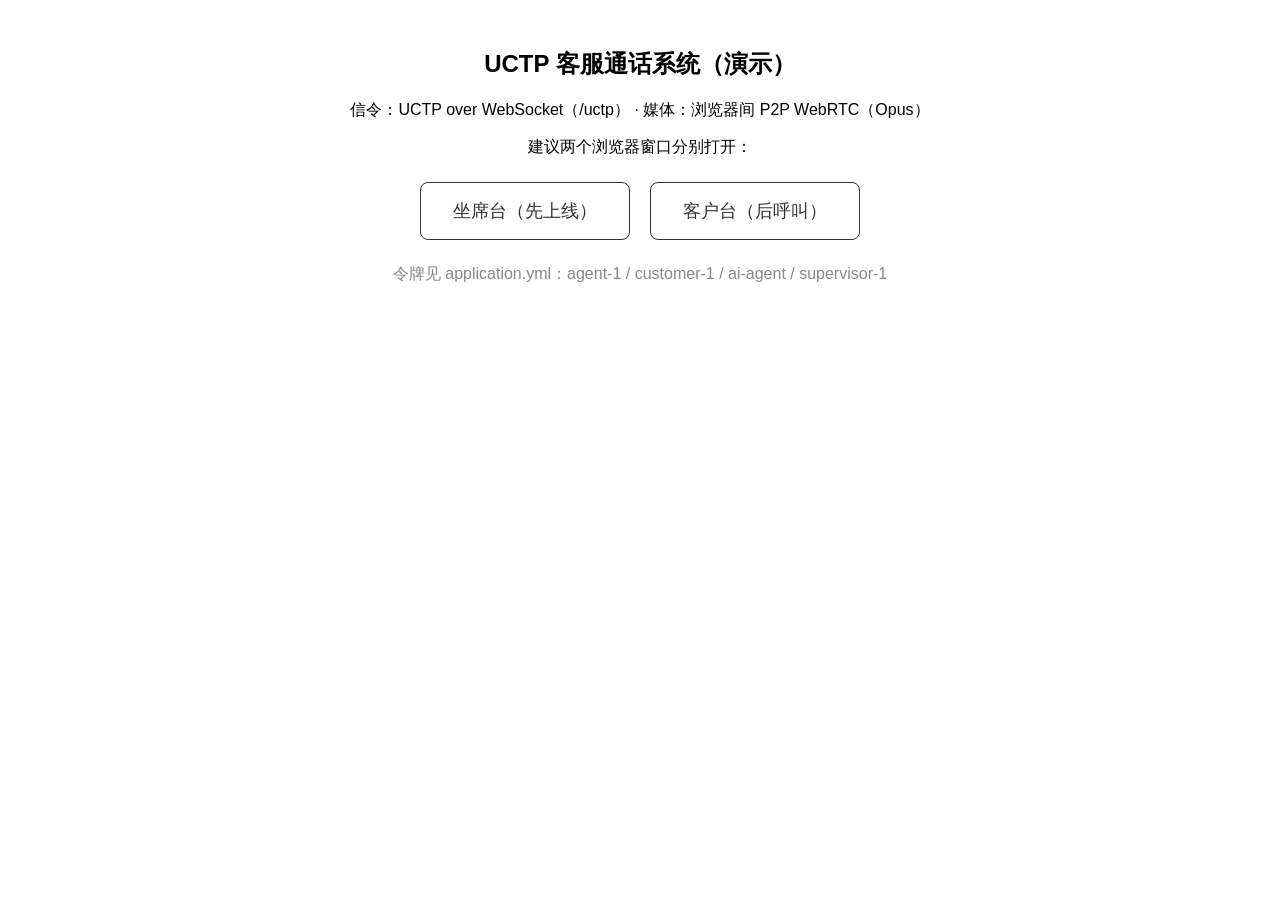
<file: example/contact-center-example/src/main/resources/static/index.html>
<!DOCTYPE html>
<html lang="zh-CN">
<head>
<meta charset="UTF-8">
<title>UCTP 客服通话系统演示</title>
<style>
  body { font-family: -apple-system, sans-serif; max-width: 640px; margin: 48px auto; text-align: center; }
  a.btn { display: inline-block; padding: 16px 32px; margin: 8px; border: 1px solid #333; border-radius: 8px; text-decoration: none; color: #333; font-size: 18px; }
</style>
</head>
<body>
<h2>UCTP 客服通话系统（演示）</h2>
<p>信令：UCTP over WebSocket（/uctp） · 媒体：浏览器间 P2P WebRTC（Opus）</p>
<p>建议两个浏览器窗口分别打开：</p>
<a class="btn" href="agent.html">坐席台（先上线）</a>
<a class="btn" href="customer.html">客户台（后呼叫）</a>
<p style="color:#888">令牌见 application.yml：agent-1 / customer-1 / ai-agent / supervisor-1</p>
</body>
</html>
</file>
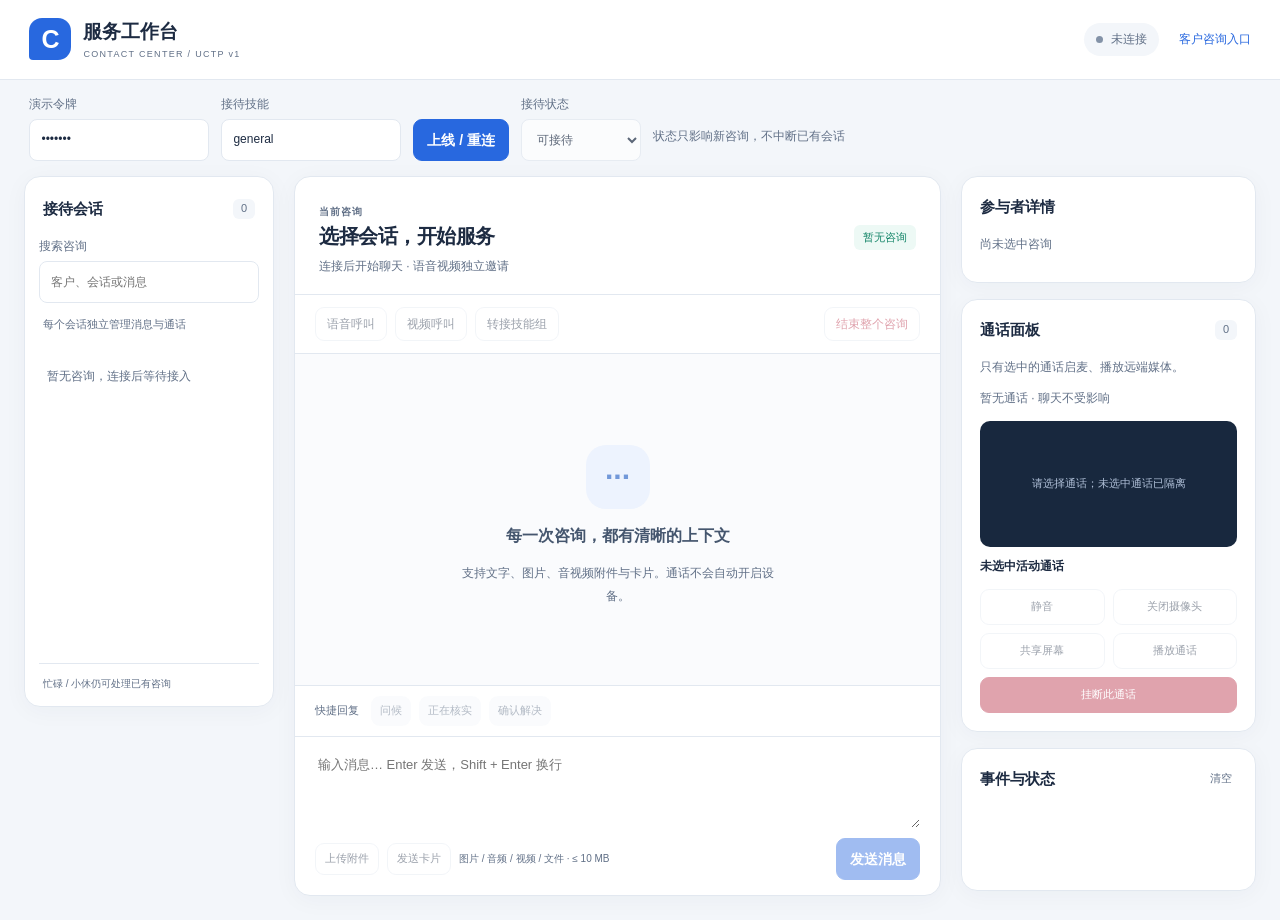
<file: example/contact-center-example/src/main/resources/static/agent.html>
<!DOCTYPE html>
<html lang="zh-CN">
<head>
  <meta charset="UTF-8">
  <meta name="viewport" content="width=device-width, initial-scale=1">
  <title>服务工作台 · UCTP v1</title>
  <link rel="stylesheet" href="contact-center.css">
  <script src="uctp-client.js" defer></script>
  <script src="uctp-chat.js" defer></script>
  <script src="uctp-media.js" defer></script>
  <script src="uctp-workspace.js" defer></script>
</head>
<body data-role="agent">
  <header class="topbar">
    <a class="brand" href="index.html"><span class="brand-mark" aria-hidden="true">C</span><span>服务工作台<small>CONTACT CENTER / UCTP v1</small></span></a>
    <div class="connection-pill"><span id="connectionDot" class="status-dot"></span><span id="status" role="status">未连接</span></div>
    <a class="subtle-link" href="customer.html">客户咨询入口</a>
  </header>
  <noscript>此工作台需要启用 JavaScript。没有连接服务器时不会开启设备或发送消息。</noscript>
  <div id="app"></div>
</body>
</html>
</file>
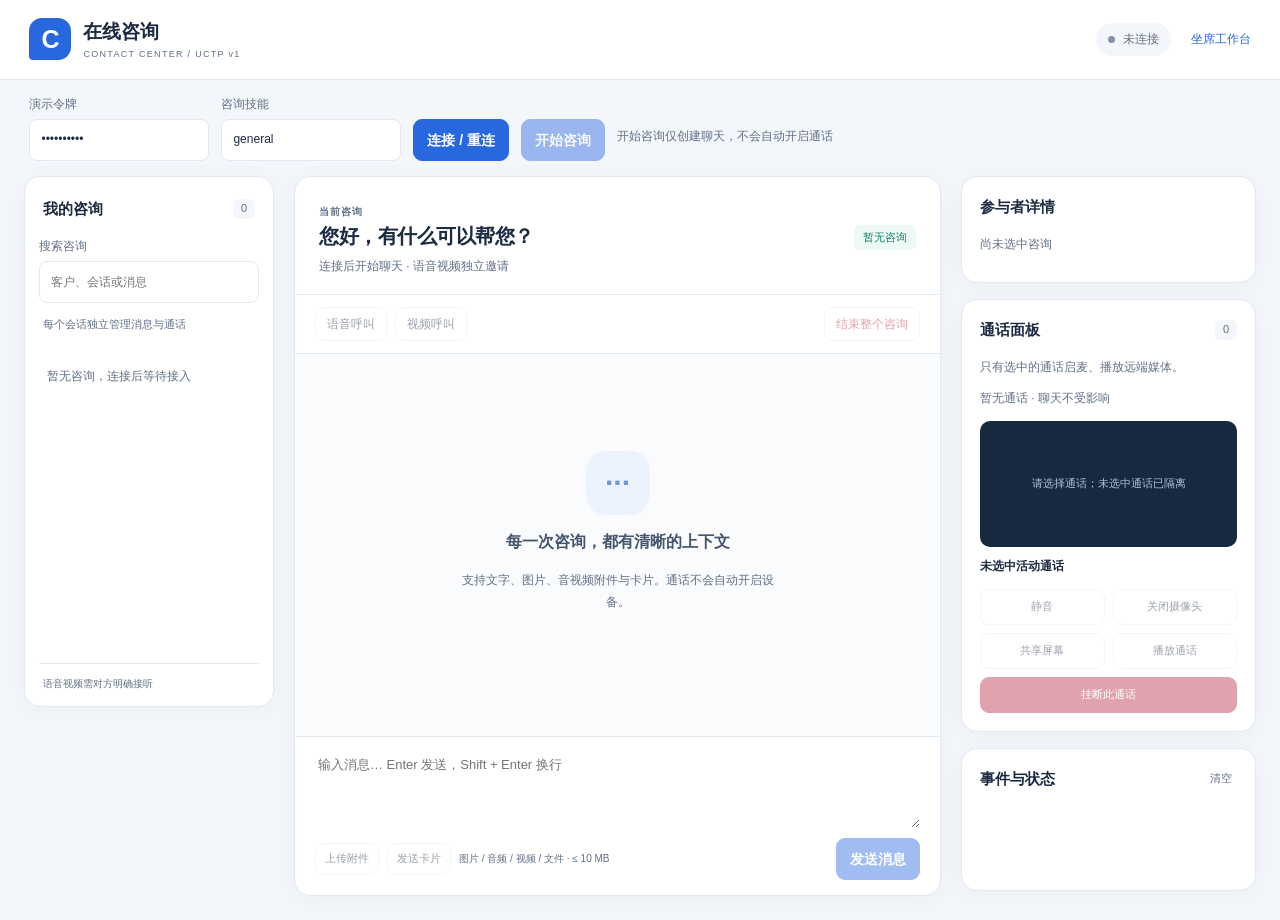
<file: example/contact-center-example/src/main/resources/static/customer.html>
<!DOCTYPE html>
<html lang="zh-CN">
<head>
  <meta charset="UTF-8">
  <meta name="viewport" content="width=device-width, initial-scale=1">
  <title>在线咨询 · UCTP v1</title>
  <link rel="stylesheet" href="contact-center.css">
  <script src="uctp-client.js" defer></script>
  <script src="uctp-chat.js" defer></script>
  <script src="uctp-media.js" defer></script>
  <script src="uctp-workspace.js" defer></script>
</head>
<body data-role="customer">
  <header class="topbar">
    <a class="brand" href="index.html"><span class="brand-mark" aria-hidden="true">C</span><span>在线咨询<small>CONTACT CENTER / UCTP v1</small></span></a>
    <div class="connection-pill"><span id="connectionDot" class="status-dot"></span><span id="status" role="status">未连接</span></div>
    <a class="subtle-link" href="agent.html">坐席工作台</a>
  </header>
  <noscript>此咨询页面需要启用 JavaScript。开始咨询仅创建聊天，不会自动开启麦克风或摄像头。</noscript>
  <div id="app"></div>
</body>
</html>
</file>
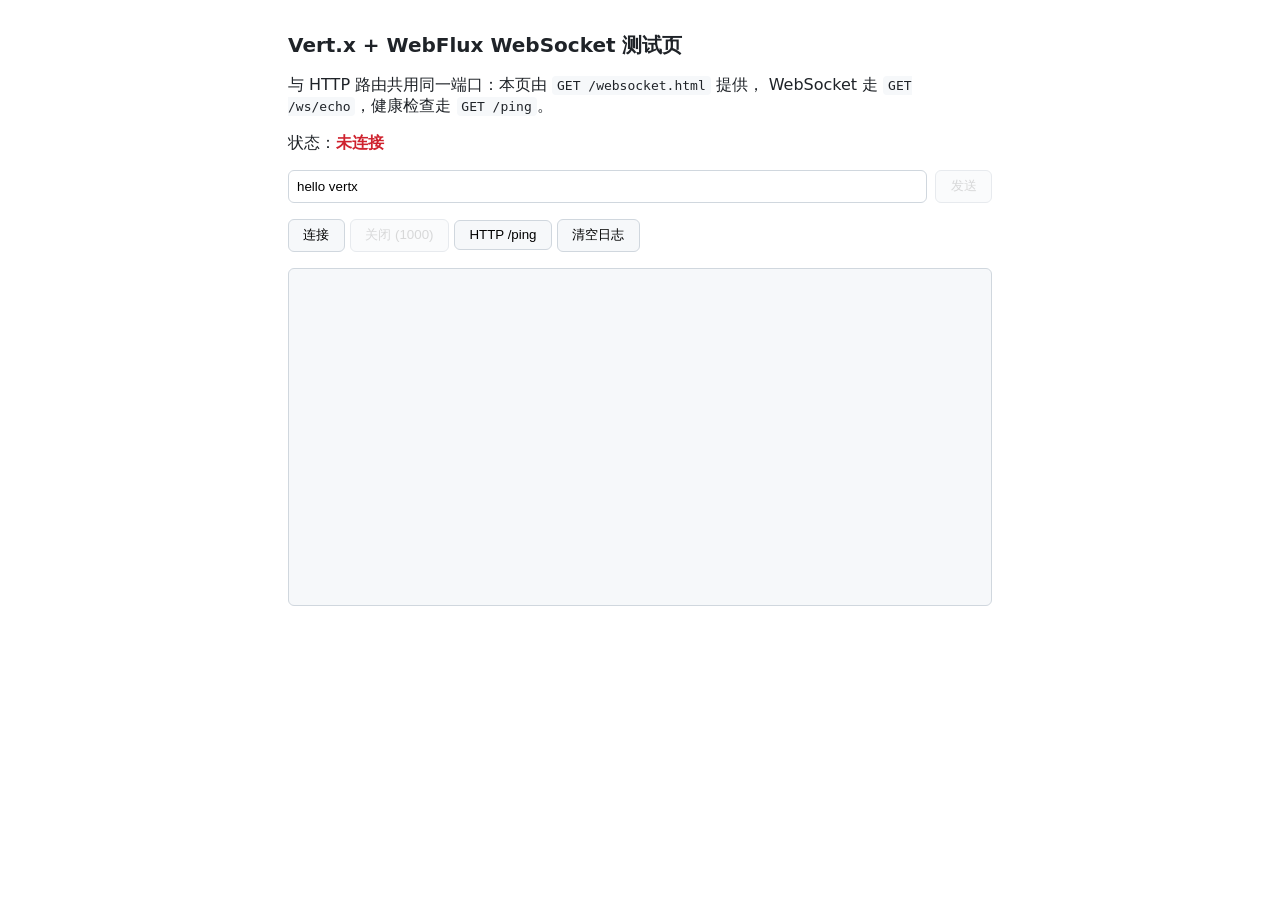
<file: example/vertx-server-spring-boot-example/src/main/resources/static/websocket.html>
<!DOCTYPE html>
<html lang="zh-CN">
<head>
    <meta charset="utf-8">
    <title>Vert.x + WebFlux WebSocket</title>
    <style>
        body { font-family: system-ui, sans-serif; margin: 2rem auto; max-width: 44rem; color: #1f2328; }
        h1 { font-size: 1.25rem; }
        #status { font-weight: 600; }
        #status.open { color: #1a7f37; }
        #status.closed { color: #cf222e; }
        #log { height: 20rem; overflow-y: auto; border: 1px solid #d0d7de; border-radius: 6px;
               padding: .5rem; font-family: ui-monospace, monospace; font-size: .8rem; background: #f6f8fa; }
        #log div { white-space: pre-wrap; }
        #log .out { color: #0550ae; }
        #log .sys { color: #6e7781; }
        form { display: flex; gap: .5rem; margin: .75rem 0; }
        input[type=text] { flex: 1; padding: .4rem .5rem; border: 1px solid #d0d7de; border-radius: 6px; }
        button { padding: .4rem .9rem; border: 1px solid #d0d7de; border-radius: 6px; background: #f6f8fa;
                 cursor: pointer; }
        button:disabled { opacity: .5; cursor: default; }
        code { background: #f6f8fa; padding: .1rem .3rem; border-radius: 4px; }
    </style>
</head>
<body>
<h1>Vert.x + WebFlux WebSocket 测试页</h1>
<p>
    与 HTTP 路由共用同一端口：本页由 <code>GET /websocket.html</code> 提供，
    WebSocket 走 <code>GET /ws/echo</code>，健康检查走 <code>GET /ping</code>。
</p>
<p>状态：<span id="status" class="closed">未连接</span></p>

<form id="form">
    <input id="message" type="text" placeholder="输入要发送的文本" autocomplete="off" value="hello vertx">
    <button id="send" type="submit" disabled>发送</button>
</form>
<p>
    <button id="connect" type="button">连接</button>
    <button id="close" type="button" disabled>关闭 (1000)</button>
    <button id="ping" type="button">HTTP /ping</button>
    <button id="clear" type="button">清空日志</button>
</p>

<div id="log"></div>

<script>
    const scheme = location.protocol === 'https:' ? 'wss:' : 'ws:';
    const url = scheme + '//' + location.host + '/ws/echo';

    const logEl = document.getElementById('log');
    const statusEl = document.getElementById('status');
    const buttons = {
        connect: document.getElementById('connect'),
        close: document.getElementById('close'),
        send: document.getElementById('send')
    };
    let socket = null;

    function log(text, kind) {
        const line = document.createElement('div');
        if (kind) line.className = kind;
        line.textContent = new Date().toLocaleTimeString() + '  ' + text;
        logEl.appendChild(line);
        logEl.scrollTop = logEl.scrollHeight;
    }

    function setConnected(connected) {
        statusEl.textContent = connected ? '已连接 ' + url : '未连接';
        statusEl.className = connected ? 'open' : 'closed';
        buttons.connect.disabled = connected;
        buttons.close.disabled = !connected;
        buttons.send.disabled = !connected;
    }

    buttons.connect.onclick = () => {
        socket = new WebSocket(url);
        socket.onopen = () => { setConnected(true); log('握手成功', 'sys'); };
        socket.onmessage = event => log('← ' + event.data);
        socket.onclose = event => {
            setConnected(false);
            log('连接关闭 code=' + event.code + ' reason="' + (event.reason || '') + '"', 'sys');
            socket = null;
        };
        socket.onerror = () => log('连接出错', 'sys');
    };

    buttons.close.onclick = () => socket && socket.close(1000, 'client-bye');

    document.getElementById('form').onsubmit = event => {
        event.preventDefault();
        const input = document.getElementById('message');
        if (socket && input.value) {
            socket.send(input.value);
            log('→ ' + input.value, 'out');
        }
    };

    document.getElementById('ping').onclick = async () => {
        const response = await fetch('/ping', {headers: {'Accept': 'text/plain'}});
        log('HTTP /ping → ' + response.status + ' ' + await response.text(), 'out');
    };

    document.getElementById('clear').onclick = () => { logEl.textContent = ''; };
</script>
</body>
</html>
</file>
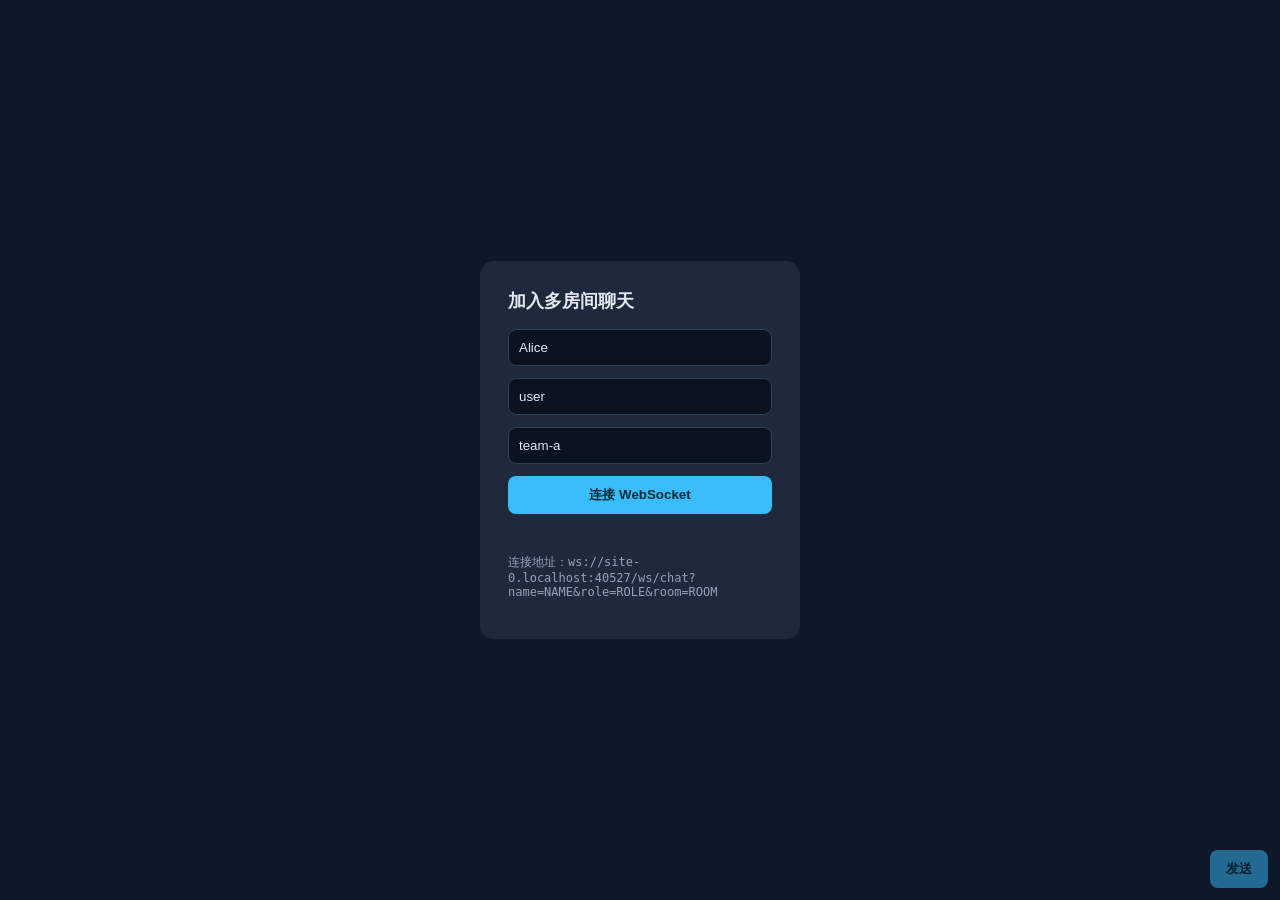
<file: example/vertx-spring-boot-example/src/main/resources/static/ws-chat.html>
<!DOCTYPE html>
<html lang="zh-CN">
<head>
    <meta charset="UTF-8" />
    <meta name="viewport" content="width=device-width, initial-scale=1.0" />
    <title>Vert.x 多房间 WebSocket 聊天室示例</title>
    <style>
        :root { --bg:#0f172a; --panel:#1e293b; --accent:#38bdf8; --text:#e2e8f0; --muted:#94a3b8; --me:#22c55e; }
        * { box-sizing: border-box; }
        body { margin:0; font-family: system-ui, -apple-system, "Segoe UI", Roboto, sans-serif;
               background:var(--bg); color:var(--text); height:100vh; display:flex; }
        #sidebar { width:260px; background:var(--panel); padding:16px; overflow:auto; border-right:1px solid #334155; }
        #sidebar h2 { font-size:13px; color:var(--muted); text-transform:uppercase; letter-spacing:1px; margin:0 0 10px; }
        #sidebar h2:not(:first-child) { margin-top:20px; }
        .user { padding:8px 10px; margin-bottom:6px; background:#0b1220; border-radius:8px; font-size:13px; }
        .user .role { color:var(--accent); font-size:11px; }
        .user .node { color:var(--muted); font-size:11px; }
        .room { padding:8px 10px; margin-bottom:6px; background:#0b1220; border-radius:8px; font-size:13px; cursor:pointer; border:1px solid transparent; }
        .room.active { border-color:var(--accent); }
        .room .cnt { color:var(--muted); font-size:11px; float:right; }
        #main { flex:1; display:flex; flex-direction:column; }
        #topbar { padding:12px 16px; border-bottom:1px solid #334155; display:flex; align-items:center; gap:12px; flex-wrap:wrap; }
        #topbar .room-tag { background:#14532d; color:var(--me); padding:4px 10px; border-radius:8px; font-size:13px; }
        #topbar .node-tag { color:var(--muted); font-size:12px; }
        #topbar input { padding:6px 10px; border-radius:8px; border:1px solid #334155; background:#0b1220; color:var(--text); }
        #messages { flex:1; overflow:auto; padding:16px; }
        .msg { margin-bottom:10px; max-width:75%; }
        .msg .meta { font-size:11px; color:var(--muted); margin-bottom:2px; }
        .msg .bubble { background:var(--panel); padding:8px 12px; border-radius:12px; display:inline-block; word-break:break-word; }
        .msg.me { margin-left:auto; text-align:right; }
        .msg.me .bubble { background:#14532d; }
        .system { text-align:center; color:var(--muted); font-size:12px; margin:6px 0; }
        #composer { display:flex; gap:8px; padding:12px; border-top:1px solid #334155; }
        #composer input { flex:1; padding:10px; border-radius:8px; border:1px solid #334155; background:#0b1220; color:var(--text); }
        button { padding:10px 16px; border:none; border-radius:8px; background:var(--accent); color:#04293a; font-weight:600; cursor:pointer; }
        button:disabled { opacity:.5; cursor:not-allowed; }
        #login { position:fixed; inset:0; background:var(--bg); display:flex; align-items:center; justify-content:center; }
        #login .card { background:var(--panel); padding:28px; border-radius:14px; width:320px; }
        #login h1 { font-size:18px; margin:0 0 16px; }
        #login input { width:100%; padding:10px; margin-bottom:12px; border-radius:8px; border:1px solid #334155; background:#0b1220; color:var(--text); }
        .dot { display:inline-block; width:8px; height:8px; border-radius:50%; background:#64748b; margin-right:6px; }
        .dot.on { background:var(--me); }
    </style>
</head>
<body>
    <div id="login">
        <div class="card">
            <h1>加入多房间聊天</h1>
            <input id="login-name" placeholder="昵称 (如 Alice)" value="Alice" />
            <input id="login-role" placeholder="角色 (如 admin/user)" value="user" />
            <input id="login-room" placeholder="房间 (如 team-a)" value="team-a" />
            <button id="login-btn" style="width:100%">连接 WebSocket</button>
            <p id="login-err" style="color:#f87171;font-size:12px;min-height:16px"></p>
            <p style="color:var(--muted);font-size:12px">连接地址：<code id="login-url"></code></p>
        </div>
    </div>

    <div id="sidebar">
        <h2>房间列表</h2>
        <div id="rooms"></div>
        <h2>在线成员 <span id="count" class="role"></span></h2>
        <div id="users"></div>
    </div>

    <div id="main">
        <div id="topbar">
            <span class="room-tag" id="current-room">#lobby</span>
            <span class="node-tag" id="current-node"></span>
            <span style="flex:1"></span>
            <input id="switch-room" placeholder="切换到房间…" style="width:140px" />
            <button id="switch-btn">切换</button>
            <span id="conn-status" class="dot" title="连接状态"></span>
            <span id="conn-text" style="font-size:12px;color:var(--muted)"></span>
            <select id="mode" title="连接模式：普通重连 vs SharedWorker(刷新不断线)"
                    style="padding:6px;border-radius:8px;border:1px solid #334155;background:#0b1220;color:var(--text)">
                <option value="page">普通重连</option>
                <option value="worker">SharedWorker(刷新不断线)</option>
            </select>
        </div>
        <div id="messages"></div>
        <div id="composer">
            <input id="input" placeholder="输入消息，回车发送…" disabled />
            <button id="send-btn" disabled>发送</button>
        </div>
    </div>

<script>
    const $ = (id) => document.getElementById(id);
    const proto = location.protocol === 'https:' ? 'wss' : 'ws';
    const baseWs = `${proto}://${location.host}/ws/chat`;
    $('login-url').textContent = baseWs + '?name=NAME&role=ROLE&room=ROOM';

    // ---- 稳定身份：uid 持久化，刷新后重连可 resume；lastSeq 持久化用于断线补发 ----
    function loadUid() {
        let u = localStorage.getItem('wschat_uid');
        if (!u) { u = 'u-' + Math.random().toString(36).slice(2) + Date.now().toString(36); localStorage.setItem('wschat_uid', u); }
        return u;
    }
    function loadSeq(uid) { return parseInt(localStorage.getItem('wschat_seq_' + uid) || '0', 10) || 0; }
    function saveSeq(uid, seq) { localStorage.setItem('wschat_seq_' + uid, String(seq)); }
    function loadMode() { return localStorage.getItem('wschat_mode') || 'page'; }
    function saveMode(m) { localStorage.setItem('wschat_mode', m); }

    // ---- UI 状态 ----
    let self = null;
    let currentRoom = null;
    let allUsers = [];
    let knownRooms = {};
    let transport = null;
    let workerRestore = false; // 本次 welcome 是否来自 SharedWorker 重放（刷新恢复）

    function renderRooms() {
        const box = $('rooms');
        box.innerHTML = '';
        const names = Object.keys(knownRooms).sort();
        if (names.length === 0) { box.innerHTML = '<div class="room">（暂无其他房间）</div>'; return; }
        names.forEach(r => {
            const div = document.createElement('div');
            div.className = 'room' + (r === currentRoom ? ' active' : '');
            div.innerHTML = `#${esc(r)} <span class="cnt">${knownRooms[r] ? knownRooms[r].count : 0} 人</span>`;
            div.onclick = () => doSwitch(r);
            box.appendChild(div);
        });
    }
    function renderUsers() {
        const box = $('users');
        box.innerHTML = '';
        const members = allUsers.filter(u => u.room === currentRoom);
        $('count').textContent = members.length ? '(' + members.length + ')' : '';
        members.forEach(u => {
            const div = document.createElement('div');
            div.className = 'user';
            div.innerHTML = `<strong>${esc(u.name)}</strong>
                <div class="role">${esc(u.role)}</div>
                <div class="node">@ ${esc(u.nodeId || '?')}</div>`;
            box.appendChild(div);
        });
    }
    function refreshRoomsFromUsers() {
        const map = {};
        allUsers.forEach(u => { const r = u.room || 'lobby'; map[r] = (map[r] || 0) + 1; });
        Object.keys(map).forEach(r => { knownRooms[r] = knownRooms[r] || {}; knownRooms[r].count = map[r]; });
        renderRooms();
    }
    function addSystem(text) {
        const div = document.createElement('div');
        div.className = 'system';
        div.textContent = text;
        $('messages').appendChild(div);
        scroll();
    }
    function addChat(from, text, time, room) {
        const div = document.createElement('div');
        div.className = 'msg' + (self && from.id === self.id ? ' me' : '');
        const t = time ? new Date(time).toLocaleTimeString() : '';
        div.innerHTML = `<div class="meta">${esc(from.name)} · ${esc(from.role)} · #${esc(room || currentRoom)} · ${t}</div>
                         <div class="bubble">${esc(text)}</div>`;
        $('messages').appendChild(div);
        scroll();
    }
    function scroll() { $('messages').scrollTop = $('messages').scrollHeight; }
    function esc(s) { return (s == null ? '' : String(s)).replace(/[&<>"]/g, c => ({'&':'&amp;','<':'&lt;','>':'&gt;','"':'&quot;'}[c])); }
    function setRoom(room) {
        currentRoom = room;
        $('current-room').textContent = '#' + room;
        renderRooms();
        renderUsers();
    }

    // ---- 连接状态指示 ----
    function setConn(status) {
        const dot = $('conn-status');
        const txt = $('conn-text');
        dot.className = 'dot' + (status === 'open' ? ' on' : '');
        if (status === 'open') txt.textContent = '已连接';
        else if (status === 'reconnecting') txt.textContent = '重连中…';
        else if (status === 'connecting') txt.textContent = '连接中…';
        else txt.textContent = '';
    }

    // ---- 消息处理（与传输层解耦）----
    function handleMessage(msg) {
        switch (msg.type) {
            case 'welcome':
                self = msg.user;
                currentRoom = msg.room || 'lobby';
                allUsers = msg.online || [];
                $('current-node').textContent = '节点 ' + (self.nodeId || '?') + (msg.resumed ? ' · 已恢复会话' : '');
                setRoom(currentRoom);
                refreshRoomsFromUsers();
                renderUsers();
                addSystem(workerRestore
                    ? `已从 SharedWorker 恢复会话（连接未被刷新断开）：${self.name} → #${currentRoom}`
                    : (msg.resumed
                        ? `已恢复会话（无感重连）：${self.name} → #${currentRoom}`
                        : `已连接：${self.name} (${self.role}) → #${currentRoom} @ ${self.nodeId}`));
                workerRestore = false;
                break;
            case 'system':
                addSystem(msg.text);
                break;
            case 'chat':
                addChat(msg.from, msg.text, msg.time, msg.room);
                break;
            case 'roster':
                allUsers = msg.online || [];
                refreshRoomsFromUsers();
                renderUsers();
                break;
            case 'roomChanged':
                self = msg.user;
                setRoom(msg.room);
                addSystem(`已切换到 #${msg.room}`);
                break;
        }
    }

    // =====================================================================
    // 传输层：两种实现，UI 通过 mode 切换
    //  - PageTransport：连接挂在页面内；断开后指数退避重连 + 带 uid/resume 回 server
    //  - WorkerTransport：连接挂在 SharedWorker，F5 不销毁上下文 → TCP 不断（方案 A）
    // =====================================================================
    const enc = (s) => encodeURIComponent(s == null ? '' : String(s));

    class PageTransport {
        constructor() {
            this.ws = null; this.onMessage = () => {}; this.onStatus = () => {};
            this.backoff = 0; this.lastSeq = 0; this.uid = null; this.params = null; this.closed = false;
        }
        connect(params) {
            this.params = params; this.uid = params.uid; this.lastSeq = params.resume || 0; this.closed = false; this._open();
        }
        _open() {
            const p = this.params;
            const url = `${p.baseWs}?name=${enc(p.name)}&role=${enc(p.role)}&room=${enc(p.room)}&uid=${enc(this.uid)}&resume=${this.lastSeq}`;
            this.onStatus('connecting');
            try { this.ws = new WebSocket(url); } catch (e) { this._schedule(); return; }
            this.ws.onopen = () => { this.backoff = 0; this.onStatus('open'); };
            this.ws.onmessage = (ev) => this._recv(ev.data);
            this.ws.onclose = () => { if (this.closed) return; this.onStatus('reconnecting'); this._schedule(); };
            this.ws.onerror = () => {};
        }
        _schedule() {
            if (this.closed) return;
            const d = Math.min(this.backoff + 1000, 10000); this.backoff = d;
            setTimeout(() => this._open(), d);
        }
        _recv(data) {
            let m; try { m = JSON.parse(data); } catch (e) { return; }
            if (m.type === 'chat' && m.seq) { this.lastSeq = m.seq; saveSeq(this.uid, this.lastSeq); }
            this.onMessage(data);
        }
        send(obj) { if (this.ws && this.ws.readyState === 1) this.ws.send(JSON.stringify(obj)); }
        close() { this.closed = true; if (this.ws) try { this.ws.close(); } catch (e) {} }
    }

    class WorkerTransport {
        constructor() {
            this.worker = null; this.onMessage = () => {}; this.onStatus = () => {};
            this.closed = false; this.backoff = 0; this.params = null; this.fallback = null;
            this.attachOnly = false; // true = 刷新后挂接既有连接，不发 connect
        }
        connect(params) {
            this.params = params; this.closed = false; this.attachOnly = false; this._ensureWorker();
            // attach() 已创建过 worker 时复用同一实例直接发 connect，避免重复 spawn。
            if (this.worker) this.worker.port.postMessage({ type: 'connect', params: this.params });
        }
        // F5 刷新场景：只挂接到 SharedWorker。若 worker 仍持有连接，会重放 welcome/roster，
        // 页面据此恢复会话；若无存活连接，restoreOnLoad 会在超时后用 connect() 自动重连。
        attach() {
            this.closed = false; this.attachOnly = true; this._ensureWorker();
        }
        _ensureWorker() {
            if (this.worker) return;
            if (typeof SharedWorker === 'undefined') { this._fallbackToPage(); return; }
            this.onStatus('connecting');
            try { this.worker = new SharedWorker('ws-shared-worker.js'); }
            catch (e) { this._fallbackToPage(); return; }
            this.worker.onerror = () => { this.worker = null; this.onStatus('reconnecting'); this._scheduleSpawn(); };
            this.worker.port.onmessage = (ev) => {
                const d = ev.data;
                if (d.type === 'status') this.onStatus(d.status);
                else if (d.type === 'message') this.onMessage(d.data);
            };
            this.worker.port.start();
            // 不再自动 postMessage(connect)：由 connect()/attach() 显式决定发不发。
        }
        _fallbackToPage() {
            const t = new PageTransport();
            t.onMessage = this.onMessage; t.onStatus = this.onStatus;
            this.fallback = t; t.connect(this.params);
        }
        _scheduleSpawn() {
            if (this.closed) return;
            if (this.fallback) { this.fallback.close(); this.fallback = null; }
            const d = Math.min(this.backoff + 1000, 10000); this.backoff = d;
            setTimeout(() => this._ensureWorker(), d);
        }
        send(obj) {
            if (this.fallback) return this.fallback.send(obj);
            if (this.worker) this.worker.port.postMessage({ type: 'send', data: obj });
        }
        close() {
            this.closed = true;
            if (this.fallback) return this.fallback.close();
            if (this.worker) this.worker.port.postMessage({ type: 'close' });
        }
    }

    function connect() {
        const name = $('login-name').value.trim() || 'guest';
        const role = $('login-role').value.trim() || 'user';
        const room = $('login-room').value.trim() || 'lobby';
        const uid = loadUid();
        const params = { baseWs, name, role, room, uid, resume: loadSeq(uid) };
        // 持久化档案：刷新后自动重连必须回读真实昵称/角色/房间，
        // 否则会用登录框默认值（Alice/user/team-a）覆盖原身份。
        localStorage.setItem('wschat_name', name);
        localStorage.setItem('wschat_role', role);
        localStorage.setItem('wschat_room', room);
        $('login-err').textContent = '';
        if (transport) transport.close();
        const mode = loadMode();
        transport = (mode === 'worker') ? new WorkerTransport() : new PageTransport();
        transport.onMessage = (data) => { try { handleMessage(JSON.parse(data)); } catch (e) {} };
        transport.onStatus = (s) => setConn(s);
        transport.connect(params);
        $('login').style.display = 'none';
        $('input').disabled = false;
        $('send-btn').disabled = false;
    }

    function send() {
        const text = $('input').value.trim();
        if (!text || !transport) return;
        transport.send({ type: 'chat', text });
        $('input').value = '';
    }

    function doSwitch(room) {
        if (!transport) return;
        transport.send({ type: 'switch', room });
        $('switch-room').value = '';
    }

    // ---- 登录框预填：回显上次连接用的昵称/角色/房间 ----
    $('login-name').value = localStorage.getItem('wschat_name') || 'Alice';
    $('login-role').value = localStorage.getItem('wschat_role') || 'user';
    $('login-room').value = localStorage.getItem('wschat_room') || 'team-a';

    // ---- 模式切换：改变 localStorage 并重建连接 ----
    $('mode').value = loadMode();
    $('mode').addEventListener('change', () => {
        saveMode($('mode').value);
        if ($('login').style.display === 'none') connect();
    });

    // ---- 刷新恢复：静默恢复，避免刷新弹登录框 ----
    // 首次访问（无持久化档案）→ 显示登录框走正常流程。
    // 已连接过（有持久化档案）→ 加载即隐藏登录框，尝试两道恢复：
    //   1) worker 模式且 SharedWorker 仍存活 → 重放 welcome/roster，瞬间接回会话；
    //   2) 单标签 F5 时 SharedWorker 常被浏览器回收（这是真浏览器与模拟环境的差异），
    //      重放不到 → 1.5s 后用持久化 uid + resume 序号自动重连，服务端 5s 宽限内
    //      按同一身份 resume（不重播 joined、不丢消息），同样无感。
    // 仅当服务端彻底不可达（4.5s 仍无 welcome）才退回登录框。
    (function restoreOrLogin() {
        const mode = loadMode();
        const savedName = localStorage.getItem('wschat_name');
        if (!savedName) return; // 首次访问：保持登录框可见
        const uid = loadUid();
        const params = {
            baseWs,
            name: savedName,
            role: localStorage.getItem('wschat_role') || 'user',
            room: localStorage.getItem('wschat_room') || 'lobby',
            uid, resume: loadSeq(uid)
        };
        const useWorker = mode === 'worker' && typeof SharedWorker !== 'undefined';
        const t = useWorker ? new WorkerTransport() : new PageTransport();
        transport = t;
        let restored = false;
        t.onMessage = (data) => {
            let m; try { m = JSON.parse(data); } catch (e) { return; }
            if (m.type === 'welcome') { restored = true; if (useWorker) workerRestore = true; }
            handleMessage(m);
        };
        t.onStatus = (s) => setConn(s);
        $('login').style.display = 'none'; // 先隐藏，避免刷新瞬间闪现登录框
        if (useWorker) {
            t.attach();                       // 防线 1：worker 重放
            setTimeout(() => {                // 防线 2：worker 已死则自动重连
                if (!restored && transport === t) t.connect(params);
            }, 1500);
        } else {
            t.connect(params);                // 普通模式：直接带 uid 重连，服务端 resume
        }
        // 兜底：4.5s 仍无 welcome（如服务端宕机）→ 退回登录框
        setTimeout(() => {
            if (!restored && transport === t) $('login').style.display = 'flex';
        }, 4500);
    })();

    $('login-btn').onclick = connect;
    $('send-btn').onclick = send;
    $('switch-btn').onclick = () => doSwitch($('switch-room').value.trim());
    $('input').addEventListener('keydown', e => { if (e.key === 'Enter') send(); });
    $('switch-room').addEventListener('keydown', e => { if (e.key === 'Enter') doSwitch($('switch-room').value.trim()); });
</script>
</body>
</html>
</file>
<file: example/contact-center-example/src/main/resources/static/contact-center.css>
:root {
  color-scheme: light;
  --bg: #f3f6fa;
  --surface: #fff;
  --ink: #1d2b42;
  --muted: #617087;
  --line: #e2e8f0;
  --brand: #2868df;
  --brand-soft: #edf3ff;
  --green: #148568;
  --red: #b82e46;
  --radius: 16px;
  --shadow: 0 4px 24px rgb(35 55 85 / 4%);
  font: 14px/1.6 -apple-system, BlinkMacSystemFont, "Segoe UI", "PingFang SC", "Microsoft YaHei", sans-serif;
}
* { box-sizing: border-box; }
body { margin: 0; color: var(--ink); background: var(--bg); }
button, input, textarea, select { font: inherit; }
button, input, select { min-height: 42px; }
button { border: 1px solid var(--line); border-radius: 9px; padding: 8px 13px; background: var(--surface); color: var(--ink); cursor: pointer; transition: background .15s, border-color .15s; }
button:hover:not(:disabled) { background: var(--brand-soft); border-color: #acc8fa; }
button:disabled { opacity: .44; cursor: not-allowed; }
button.primary { color: white; background: var(--brand); border-color: var(--brand); font-weight: 600; }
button.primary:hover:not(:disabled) { background: #1c54bf; }
button.danger { color: white; background: var(--red); border-color: var(--red); }
button.danger:hover:not(:disabled) { background: #932337; }
button.danger-quiet { color: var(--red); }
a { color: var(--brand); text-decoration: none; }
a:hover { text-decoration: underline; }
button:focus-visible, a:focus-visible, input:focus-visible, select:focus-visible, textarea:focus-visible { outline: 3px solid #7eaaff; outline-offset: 2px; }
input, textarea, select { width: 100%; border: 1px solid var(--line); border-radius: 8px; color: var(--ink); background: #fff; padding: 8px 11px; min-width: 0; }
textarea { resize: vertical; }
label { display: flex; flex-direction: column; gap: 5px; color: var(--muted); font-size: 12px; }
h1, h2, h3, p { margin: 0; }
h1 { font-size: clamp(18px, 1.6vw, 23px); letter-spacing: -.5px; line-height: 1.5; font-weight: 650; }
h2 { font-size: 15px; font-weight: 650; }
h3 { font-size: 16px; }
small { font-size: 11px; }
[hidden] { display: none !important; }
.muted { color: var(--muted); font-size: 12px; }
.eyebrow { color: var(--muted); font-size: 10px; letter-spacing: 1px; font-weight: 600; }
.topbar { display: flex; align-items: center; gap: 20px; padding: 17px clamp(16px, 2.3vw, 34px); border-bottom: 1px solid var(--line); background: var(--surface); }
.brand { display: flex; align-items: center; gap: 12px; color: var(--ink); font-size: 19px; font-weight: 700; text-decoration: none; margin-right: auto; }
.brand:hover { text-decoration: none; }
.brand small { display: block; color: var(--muted); letter-spacing: 1.3px; font-size: 9px; font-weight: 500; }
.brand-mark { display: grid; place-items: center; width: 42px; height: 42px; color: white; background: var(--brand); border-radius: 13px 13px 13px 4px; font-size: 25px; }
.connection-pill { display: flex; gap: 8px; align-items: center; color: var(--muted); font-size: 12px; background: var(--bg); border-radius: 24px; padding: 7px 12px; }
.status-dot { flex-shrink: 0; display: inline-block; width: 7px; height: 7px; background: #8392a7; border-radius: 100%; }
.status-dot.online { background: var(--green); box-shadow: 0 0 0 3px #e4f6f0; }
.subtle-link { font-size: 12px; white-space: nowrap; }
.connection-bar { display: flex; flex-wrap: wrap; align-items: end; gap: 12px; padding: 15px clamp(16px, 2.3vw, 34px); }
.connection-bar label { flex: 0 1 180px; }
.connection-bar label:has(select) { flex-basis: 120px; }
.connection-bar > .muted { align-self: center; padding-top: 18px; }
.notice { margin: 0 24px 16px; padding: 10px 16px; border: 1px solid #f1c7a9; color: #8f3d15; background: #fff6ed; border-radius: 10px; overflow-wrap: anywhere; }
.workspace { display: grid; grid-template-columns: 1fr; gap: 16px; padding: 0 16px 24px; max-width: 1900px; margin: 0 auto; align-items: start; }
.panel { min-width: 0; background: var(--surface); border: 1px solid var(--line); border-radius: var(--radius); box-shadow: var(--shadow); overflow: hidden; }
.section-heading { display: flex; justify-content: space-between; gap: 10px; align-items: center; margin-bottom: 16px; }
.counter { display: inline-flex; align-items: center; justify-content: center; padding: 1px 8px; font-size: 11px; border-radius: 6px; background: var(--bg); color: var(--muted); }
.conversation-sidebar { padding: 20px 14px 14px; }
.conversation-sidebar .section-heading { padding: 0 4px; }
.list-caption { font-size: 11px; color: var(--muted); padding: 13px 4px; }
.conversation-list { overflow-y: auto; max-height: 240px; display: grid; align-content: start; gap: 7px; }
.conversation-item { width: 100%; text-align: left; padding: 13px; border: 1px solid transparent; border-radius: 10px; }
.conversation-item.selected { background: var(--brand-soft); border-color: #c8dafb; }
.conversation-item-top { display: flex; align-items: center; justify-content: space-between; gap: 8px; }
.conversation-item strong { font-size: 13px; overflow: hidden; text-overflow: ellipsis; white-space: nowrap; }
.identifier { display: block; font-size: 10px; color: var(--muted); overflow-wrap: anywhere; font-family: ui-monospace, SFMono-Regular, Consolas, monospace; }
.message-preview { overflow: hidden; white-space: nowrap; text-overflow: ellipsis; color: var(--muted); font-size: 12px; margin: 6px 0; }
.list-state { font-size: 10px; color: var(--green); }
.unread-badge { color: white; background: var(--brand); border-radius: 20px; padding: 0 6px; font-size: 10px; flex-shrink: 0; }
.list-empty { padding: 20px 8px; color: var(--muted); font-size: 12px; }
.sidebar-foot { border-top: 1px solid var(--line); margin-top: 16px; padding: 12px 4px 0; font-size: 10px; color: var(--muted); }
.chat-panel { display: flex; flex-direction: column; min-height: 650px; }
.chat-heading { padding: 22px 24px 18px; display: flex; justify-content: space-between; gap: 12px; align-items: center; border-bottom: 1px solid var(--line); }
.chat-heading .muted { margin-top: 5px; overflow-wrap: anywhere; }
.tag { color: var(--green); background: #edf9f5; font-size: 11px; padding: 4px 9px; border-radius: 6px; white-space: nowrap; }
.chat-actions { display: flex; gap: 8px; flex-wrap: wrap; padding: 12px 20px; border-bottom: 1px solid var(--line); }
.chat-actions button { font-size: 12px; min-height: 34px; padding: 6px 11px; }
.chat-actions .danger-quiet { margin-left: auto; }
.messages { background: #fafbfd; padding: 22px; overflow-y: auto; height: 400px; flex: 1; min-height: 280px; scroll-behavior: auto; }
.empty-state { display: flex; flex-direction: column; align-items: center; justify-content: center; min-height: 300px; height: 100%; gap: 14px; color: var(--muted); text-align: center; }
.empty-state h2 { color: #45566e; font-size: 16px; }
.empty-state p { max-width: 330px; font-size: 12px; line-height: 1.9; }
.empty-symbol { display: grid; place-items: center; width: 64px; height: 64px; font-size: 30px; font-weight: 800; border-radius: 20px; color: #7298d9; background: #edf3fe; }
.message-row { display: flex; flex-direction: column; align-items: flex-start; margin-bottom: 20px; gap: 5px; }
.message-row.own { align-items: flex-end; }
.message-author { color: var(--muted); padding: 0 3px; }
.message-content { max-width: min(88%, 520px); border: 1px solid var(--line); border-radius: 3px 12px 12px 12px; padding: 11px 15px; background: white; line-height: 1.7; overflow-wrap: anywhere; white-space: pre-wrap; color: var(--ink); }
.own .message-content { background: var(--brand-soft); border-color: #d7e4fc; border-radius: 12px 3px 12px 12px; }
.message-content img, .message-content video { display: block; max-width: 100%; max-height: 280px; border-radius: 8px; object-fit: contain; }
.message-content audio { width: min(260px, 100%); }
.message-content small { display: block; color: var(--muted); }
.attachment-link { display: block; margin-top: 7px; }
.message-receipt { color: var(--muted); font-size: 10px; }
.message-receipt.failed { color: var(--red); }
.rich-card { width: min(88%, 300px); padding: 16px; white-space: normal; }
.rich-card h3 { margin: 5px 0 10px; }
.rich-card p { margin: 4px 0; font-size: 12px; }
.rich-card button, .rich-card a { display: inline-block; margin: 9px 8px 0 0; font-size: 12px; }
.typing-status { height: 25px; background: #fafbfd; color: var(--muted); font-size: 11px; padding: 0 23px; }
.quick-replies { display: flex; align-items: center; gap: 8px; padding: 10px 20px; border-top: 1px solid var(--line); flex-wrap: wrap; }
.quick-replies > span { color: var(--muted); font-size: 11px; margin-right: 4px; }
.quick-replies button { border: 0; background: var(--bg); color: #51627b; font-size: 11px; min-height: 30px; padding: 4px 9px; }
.composer { padding: 15px 20px; border-top: 1px solid var(--line); }
.composer > label > span { position: absolute; clip-path: inset(50%); width: 1px; height: 1px; overflow: hidden; }
.composer textarea { border: 0; min-height: 76px; padding: 3px; resize: vertical; font-size: 13px; }
.composer-footer { display: flex; align-items: center; justify-content: space-between; gap: 12px; margin-top: 10px; flex-wrap: wrap; }
.composer-tools { display: flex; align-items: center; gap: 8px; flex-wrap: wrap; }
.composer-tools button { font-size: 11px; min-height: 32px; padding: 5px 9px; }
.composer-tools .muted { font-size: 10px; }
.details-sidebar { display: grid; gap: 16px; min-width: 0; }
.detail-card, .call-panel, .event-panel { padding: 18px; }
.participants { display: grid; gap: 15px; margin-bottom: 10px; }
.participant { display: flex; align-items: center; gap: 10px; }
.participant strong { font-size: 12px; display: block; overflow-wrap: anywhere; }
.participant small { display: block; color: var(--muted); }
.avatar { flex-shrink: 0; width: 37px; height: 37px; border-radius: 11px; background: #eaf0fc; color: #4979c5; display: grid; place-items: center; font-weight: 600; }
.call-list { display: grid; gap: 9px; margin: 12px 0; }
.call-item { border: 1px solid var(--line); border-radius: 10px; padding: 8px; }
.call-item.selected { border-color: #94b9f4; background: var(--brand-soft); }
.call-select { border: 0; padding: 2px; min-height: 30px; font-size: 12px; width: 100%; text-align: left; background: transparent; }
.invitation-actions { display: flex; gap: 8px; padding-top: 8px; }
.invitation-actions button { flex: 1; }
.media-stage { border-radius: 10px; background: #18283e; color: #b0c0d8; min-height: 126px; display: grid; place-items: center; overflow: hidden; font-size: 11px; text-align: center; padding: 0; }
.media-stage video { display: block; width: 100%; max-height: 240px; object-fit: contain; }
.call-state { margin: 10px 0 4px; font-size: 12px; font-weight: 600; }
.call-controls { display: grid; grid-template-columns: 1fr 1fr; gap: 8px; margin-top: 13px; }
.call-controls button { font-size: 11px; min-height: 36px; }
.call-controls .danger { grid-column: 1 / -1; }
.event-panel .section-heading { margin-bottom: 10px; }
.text-button { border: 0; min-height: 25px; color: var(--muted); padding: 2px 5px; font-size: 11px; }
.event-log { max-height: 200px; min-height: 70px; overflow-y: auto; font-size: 10px; color: var(--muted); line-height: 1.9; overflow-wrap: anywhere; }
.event-log > div { border-bottom: 1px dashed var(--line); padding: 5px 0; }
dialog { border: 1px solid var(--line); border-radius: 18px; padding: 26px; width: min(92vw, 480px); color: var(--ink); box-shadow: 0 20px 80px rgb(20 40 65 / 20%); }
dialog::backdrop { background: rgb(20 32 50 / 45%); }
dialog h2 { font-size: 20px; }
dialog p { margin: 12px 0 20px; }
dialog label { margin-top: 15px; }
.dialog-actions { display: flex; gap: 10px; justify-content: flex-end; margin-top: 24px; }
noscript { display: block; margin: 20px; padding: 16px; border: 1px solid var(--line); background: white; }
@media (min-width: 800px) {
  .workspace { grid-template-columns: 225px minmax(0, 1fr); padding: 0 24px 24px; }
  .conversation-sidebar { position: sticky; top: 16px; }
  .conversation-list { max-height: calc(100dvh - 380px); min-height: 300px; }
  .details-sidebar { grid-column: 2; grid-template-columns: repeat(2, minmax(0, 1fr)); }
  .event-panel { grid-column: 1 / -1; }
}
@media (min-width: 1200px) {
  .workspace { grid-template-columns: 250px minmax(0, 1fr) 295px; gap: 20px; }
  .chat-panel { height: max(720px, calc(100dvh - 180px)); }
  .details-sidebar { grid-column: auto; grid-template-columns: 1fr; }
  .event-panel { grid-column: auto; }
}
@media (min-width: 1600px) { .workspace { grid-template-columns: 285px minmax(0, 1fr) 325px; } }
@media (max-width: 599px) {
  .topbar { gap: 10px; padding: 14px 16px; flex-wrap: wrap; }
  .brand { font-size: 17px; }
  .brand-mark { width: 36px; height: 36px; }
  .connection-pill { order: 3; width: 100%; }
  .connection-bar { gap: 10px; }
  .connection-bar label { flex: 1 1 130px; }
  .connection-bar > .muted { padding-top: 0; }
  .chat-heading { padding: 18px 16px; }
  .chat-actions { padding: 10px 12px; }
  .chat-actions .danger-quiet { margin-left: 0; }
  .messages { padding: 16px 12px; }
  .message-content { max-width: 95%; }
  .composer { padding: 12px; }
  .composer-footer > .primary { width: 100%; }
  .notice { margin-inline: 16px; }
  button { min-height: 44px; }
}
@media (prefers-reduced-motion: reduce) { button { transition: none; } }
</file>
